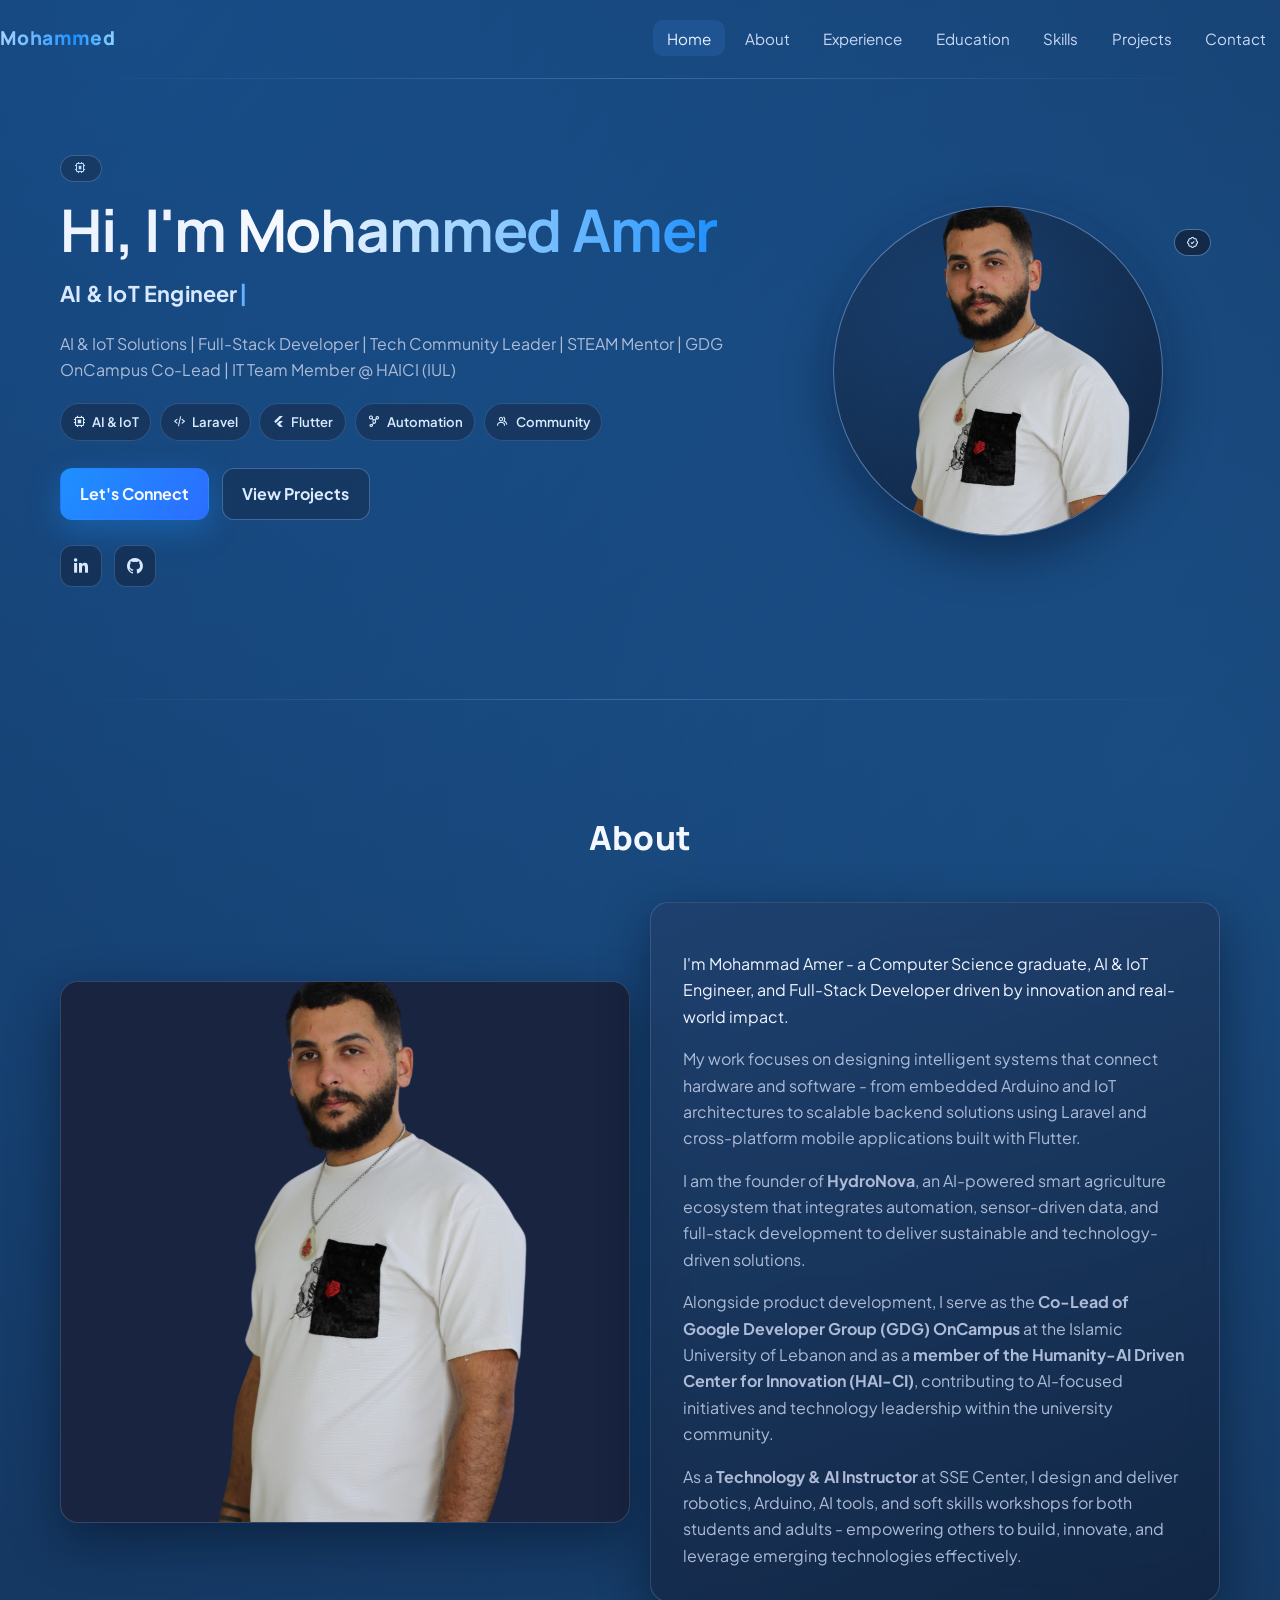
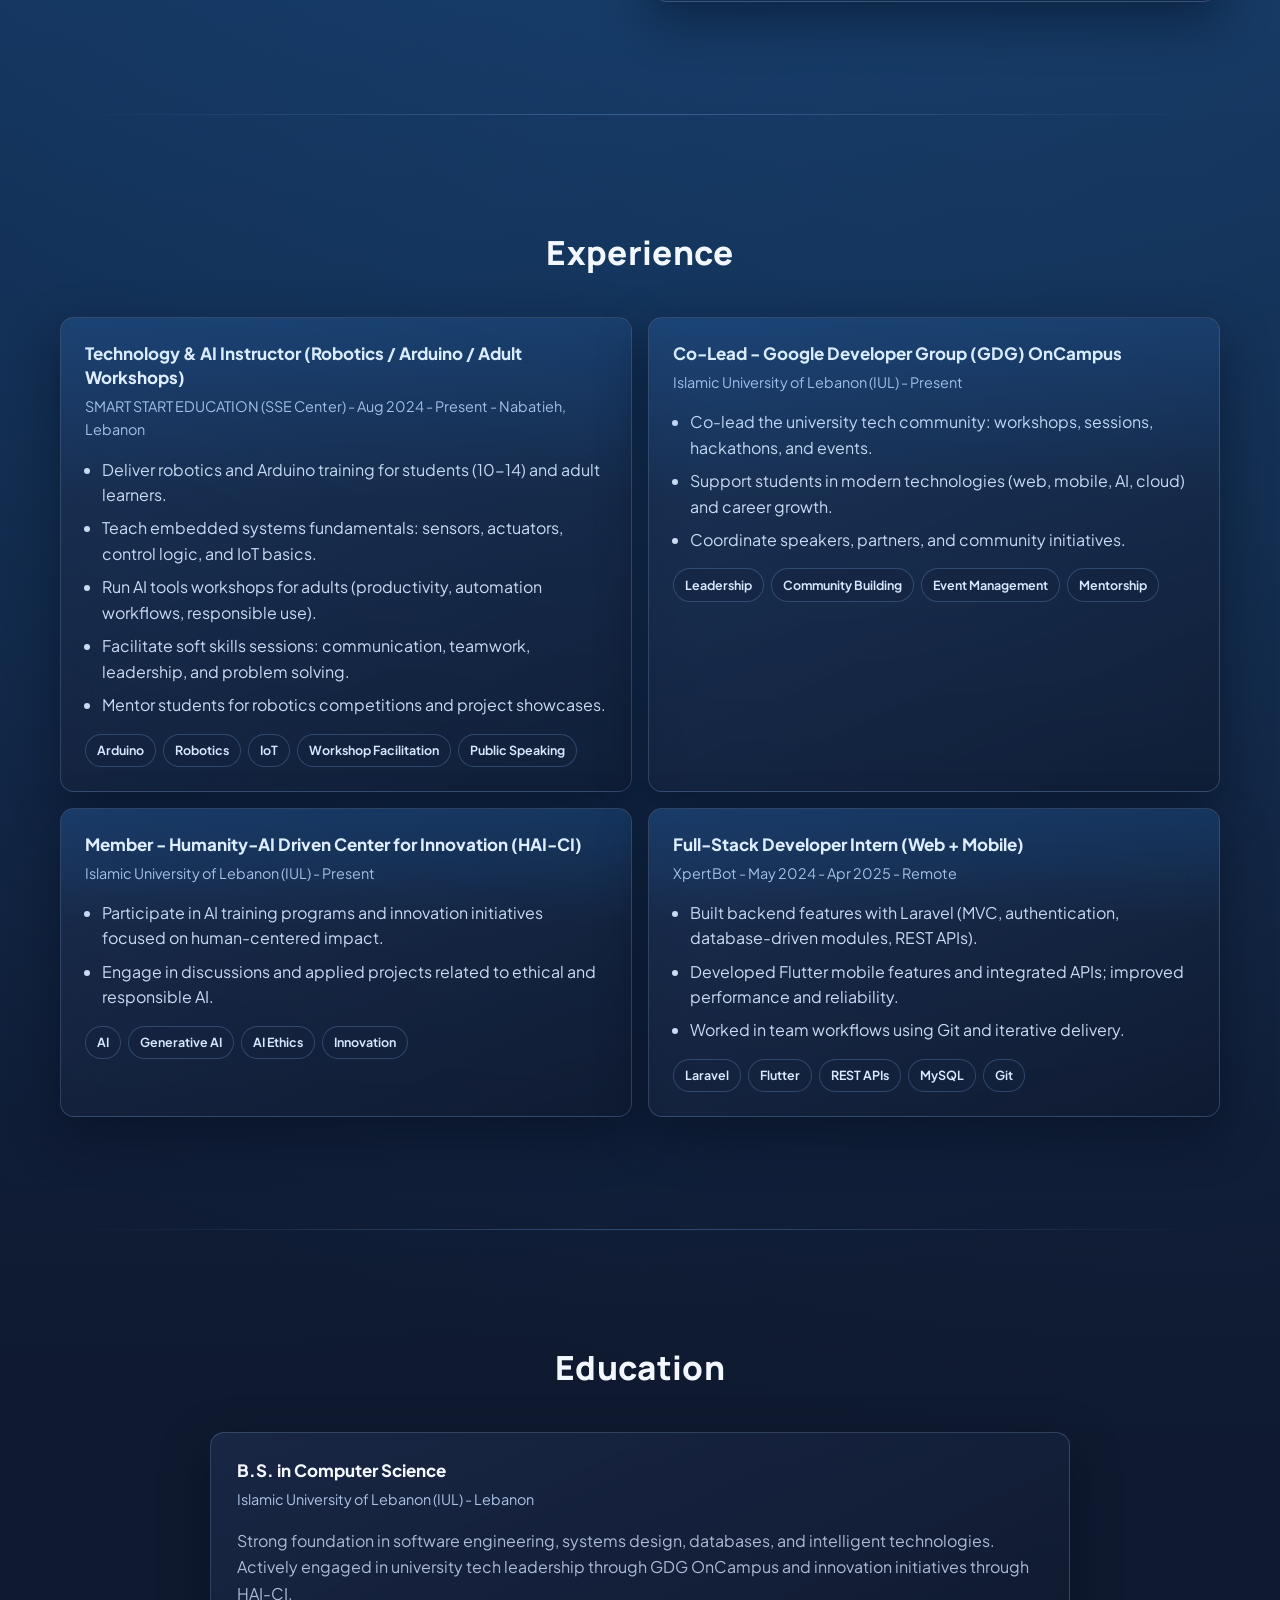
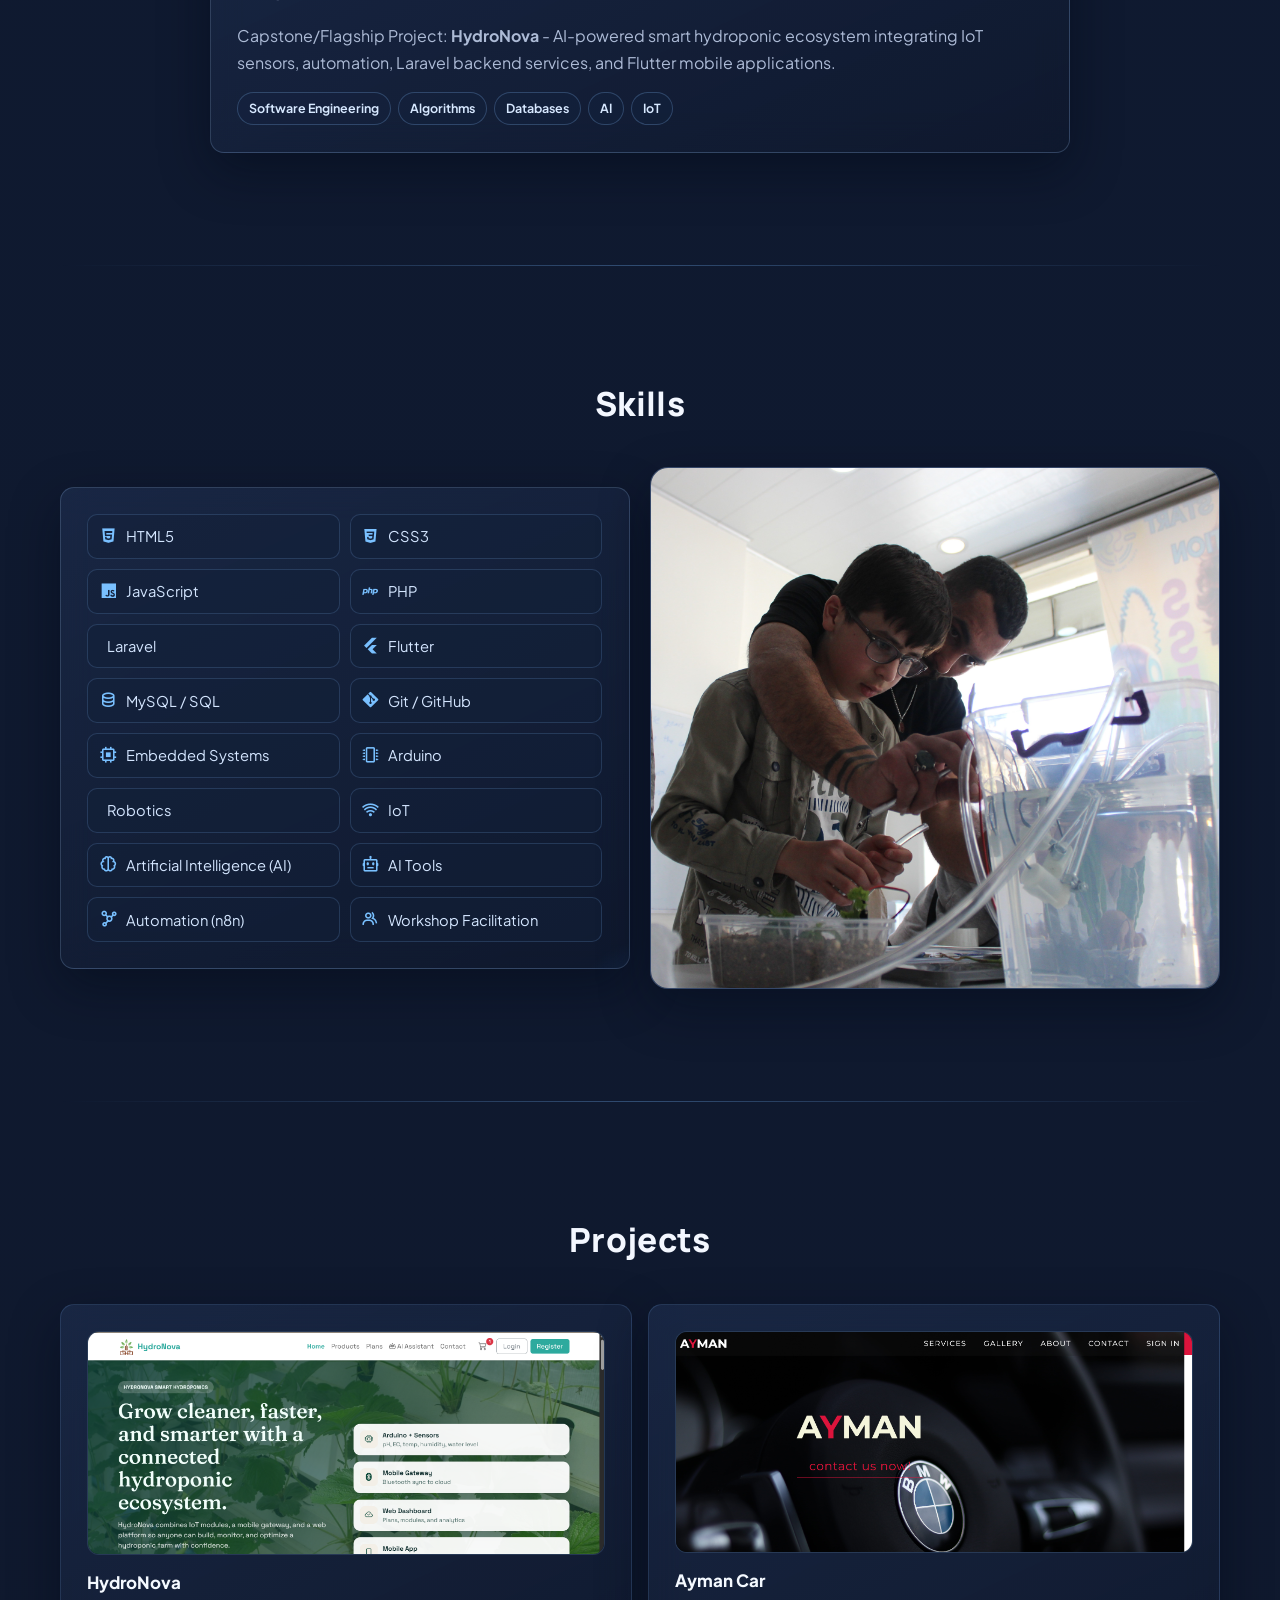
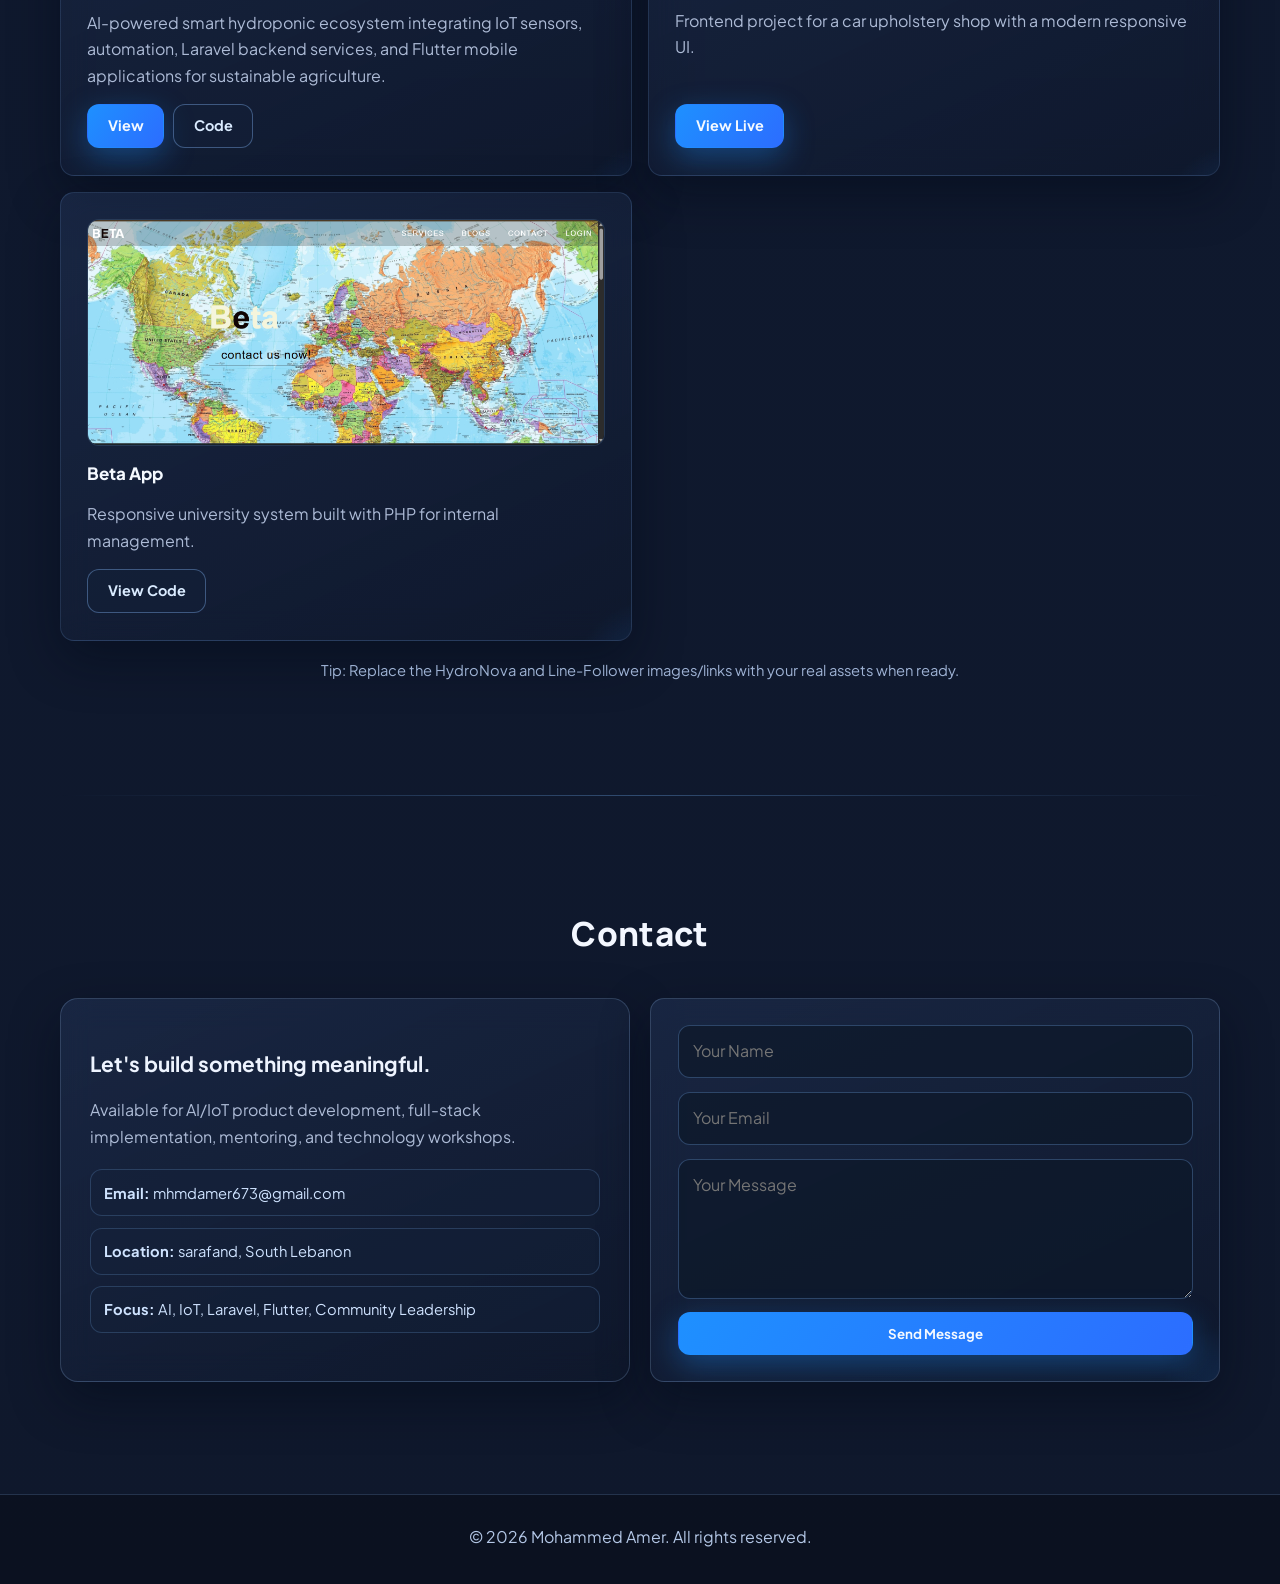
<file: index.html>
<!DOCTYPE html>
<html lang="en">
<head>
  <meta charset="UTF-8" />
  <meta name="viewport" content="width=device-width, initial-scale=1.0" />
  <title>Mohammed Amer | Portfolio</title>
  <meta name="description" content="Portfolio of Mohammed Amer - AI & IoT Solutions Engineer, Full-Stack Developer, and Tech Community Leader." />

  <link rel="preconnect" href="https://fonts.googleapis.com">
  <link rel="preconnect" href="https://fonts.gstatic.com" crossorigin>
  <link href="https://fonts.googleapis.com/css2?family=Plus+Jakarta+Sans:wght@400;500;600;700;800&family=Manrope:wght@500;600;700;800&display=swap" rel="stylesheet">
  <link href="https://cdn.jsdelivr.net/npm/boxicons@2.1.4/css/boxicons.min.css" rel="stylesheet">

  <style>
    :root {
      --bg: #0d1426;
      --bg-soft: #15203a;
      --surface-solid: #182440;
      --text: #eef4ff;
      --muted: #adbbd6;
      --accent: #1e90ff;
      --accent-soft: #63b2ff;
      --border: rgba(147, 182, 230, 0.24);
      --shadow: 0 18px 50px rgba(2, 9, 22, 0.45);
      --radius-lg: 18px;
      --radius-md: 14px;
      --container: 1160px;
      --nav-height: 78px;
      --section-space: clamp(72px, 10vw, 112px);
    }

    * { box-sizing: border-box; }

    html {
      scroll-behavior: smooth;
      scroll-padding-top: calc(var(--nav-height) + 12px);
    }

    body {
      margin: 0;
      color: var(--text);
      background:
        radial-gradient(circle at 10% 0%, rgba(30, 144, 255, 0.34), transparent 46%),
        radial-gradient(circle at 92% 12%, rgba(53, 164, 255, 0.24), transparent 40%),
        linear-gradient(180deg, #101a32 0%, #0f1a31 36%, #0f182c 100%);
      font-family: "Plus Jakarta Sans", sans-serif;
      line-height: 1.65;
      overflow-x: hidden;
      text-rendering: optimizeLegibility;
    }

    body::before {
      content: "";
      position: fixed;
      inset: 0;
      pointer-events: none;
      background-image: linear-gradient(rgba(255, 255, 255, 0.03) 1px, transparent 1px), linear-gradient(90deg, rgba(255, 255, 255, 0.03) 1px, transparent 1px);
      background-size: 32px 32px;
      mask-image: radial-gradient(circle at center, black 20%, transparent 85%);
      opacity: 0.2;
      z-index: -1;
    }

    img {
      max-width: 100%;
      display: block;
    }

    a {
      color: inherit;
      text-decoration: none;
    }

    .container {
      width: min(100% - 2rem, var(--container));
      margin-inline: auto;
    }

    .section {
      padding-block: var(--section-space);
      position: relative;
    }

    .section::before {
      content: "";
      position: absolute;
      top: 0;
      left: 50%;
      width: min(92%, var(--container));
      height: 1px;
      transform: translateX(-50%);
      background: linear-gradient(90deg, transparent, rgba(110, 171, 238, 0.35), transparent);
    }

    .section-title {
      font-family: "Manrope", sans-serif;
      font-size: clamp(1.6rem, 2.6vw, 2.35rem);
      margin: 0 0 2.25rem;
      letter-spacing: 0.01em;
      text-align: center;
      color: #f3f7ff;
      font-weight: 800;
    }

    .muted { color: var(--muted); }

    .glass {
      background: linear-gradient(155deg, rgba(38, 57, 95, 0.44), rgba(15, 24, 44, 0.58));
      border: 1px solid var(--border);
      border-radius: var(--radius-lg);
      box-shadow: var(--shadow);
      backdrop-filter: blur(16px);
      -webkit-backdrop-filter: blur(16px);
    }

    .top-nav {
      position: sticky;
      top: 0;
      z-index: 1000;
      min-height: var(--nav-height);
      display: flex;
      align-items: center;
      transition: background-color 220ms ease, border-color 220ms ease, box-shadow 220ms ease, min-height 220ms ease;
      border-bottom: 1px solid transparent;
    }

    .top-nav.scrolled {
      min-height: 68px;
      background: rgba(15, 24, 45, 0.82);
      backdrop-filter: blur(14px);
      -webkit-backdrop-filter: blur(14px);
      border-color: rgba(125, 166, 218, 0.2);
      box-shadow: 0 10px 38px rgba(0, 0, 0, 0.28);
    }

    .nav-shell {
      width: 100%;
      display: flex;
      align-items: center;
      justify-content: space-between;
      gap: 1rem;
      padding-block: 0.6rem;
      position: relative;
    }

    .brand {
      font-family: "Manrope", sans-serif;
      font-size: 1.2rem;
      font-weight: 800;
      letter-spacing: 0.02em;
      background: linear-gradient(90deg, #a7d5ff 0%, #1e90ff 65%, #8fd4ff 100%);
      -webkit-background-clip: text;
      background-clip: text;
      color: transparent;
    }

    .nav-toggle {
      border: 1px solid rgba(140, 181, 236, 0.35);
      background: rgba(26, 39, 67, 0.6);
      color: #d7e9ff;
      width: 44px;
      height: 44px;
      border-radius: 12px;
      display: none;
      place-items: center;
      font-size: 1.4rem;
      cursor: pointer;
      transition: transform 180ms ease, border-color 180ms ease;
    }

    .nav-toggle:active { transform: scale(0.96); }

    .nav-links {
      list-style: none;
      margin: 0;
      padding: 0;
      display: flex;
      align-items: center;
      gap: 0.4rem;
    }

    .nav-links a {
      padding: 0.55rem 0.85rem;
      border-radius: 10px;
      font-size: 0.95rem;
      color: #cad8f4;
      transition: color 200ms ease, background-color 200ms ease;
    }

    .nav-links a:hover,
    .nav-links a.active {
      color: #eaf3ff;
      background: rgba(49, 107, 181, 0.34);
    }

    #home {
      padding-top: clamp(48px, 7vw, 76px);
    }

    .hero-grid {
      display: grid;
      grid-template-columns: 1.2fr 0.8fr;
      gap: clamp(1.6rem, 4vw, 3.5rem);
      align-items: center;
    }

    .eyebrow {
      display: inline-flex;
      align-items: center;
      gap: 0.5rem;
      padding: 0.4rem 0.8rem;
      border-radius: 999px;
      border: 1px solid rgba(116, 179, 246, 0.35);
      background: rgba(24, 42, 73, 0.5);
      font-size: 0.8rem;
      letter-spacing: 0.07em;
      text-transform: uppercase;
      color: #b9d8ff;
      font-weight: 700;
    }

    .hero-title {
      margin: 1rem 0 0.9rem;
      font-family: "Manrope", sans-serif;
      font-size: clamp(2rem, 4.6vw, 4.2rem);
      line-height: 1.08;
      letter-spacing: -0.02em;
    }

    .hero-title .accent {
      background: linear-gradient(90deg, #f5f9ff 15%, #8ecbff 55%, #1e90ff 100%);
      -webkit-background-clip: text;
      background-clip: text;
      color: transparent;
    }

    .home__dynamic-text {
      margin: 0;
      min-height: 1.8em;
      font-weight: 700;
      color: #d8e9ff;
      font-size: clamp(1rem, 2.2vw, 1.35rem);
      letter-spacing: 0.01em;
    }

    .cursor {
      display: inline-block;
      color: var(--accent-soft);
      margin-left: 1px;
      animation: blink 850ms step-end infinite;
    }

    @keyframes blink {
      0%, 50% { opacity: 1; }
      50.01%, 100% { opacity: 0; }
    }

    .hero-summary {
      margin-top: 1rem;
      max-width: 64ch;
    }

    .chips {
      display: flex;
      flex-wrap: wrap;
      gap: 0.55rem;
      margin-top: 1.2rem;
    }

    .chip {
      display: inline-flex;
      align-items: center;
      gap: 0.4rem;
      padding: 0.45rem 0.72rem;
      border-radius: 999px;
      font-size: 0.82rem;
      font-weight: 600;
      color: #d8ebff;
      border: 1px solid rgba(124, 177, 236, 0.25);
      background: rgba(22, 36, 63, 0.5);
    }

    .hero-cta {
      display: flex;
      flex-wrap: wrap;
      gap: 0.8rem;
      margin-top: 1.7rem;
    }

    .btn {
      border: 1px solid transparent;
      border-radius: 12px;
      font-weight: 700;
      font-family: inherit;
      padding: 0.74rem 1.2rem;
      display: inline-flex;
      align-items: center;
      justify-content: center;
      gap: 0.45rem;
      transition: transform 180ms ease, box-shadow 180ms ease, border-color 180ms ease, background-color 180ms ease, color 180ms ease;
      cursor: pointer;
    }

    .btn:hover { transform: translateY(-2px); }

    .btn-primary {
      color: #f4f9ff;
      background: linear-gradient(125deg, #1e90ff, #2c6dff);
      box-shadow: 0 10px 30px rgba(30, 144, 255, 0.35);
    }

    .btn-primary:hover {
      box-shadow: 0 14px 34px rgba(30, 144, 255, 0.48);
    }

    .btn-ghost {
      color: #daebff;
      background: rgba(21, 35, 59, 0.42);
      border-color: rgba(123, 170, 232, 0.42);
    }

    .btn-ghost:hover {
      border-color: rgba(170, 203, 245, 0.58);
      background: rgba(31, 47, 76, 0.62);
    }

    .socials {
      margin-top: 1.55rem;
      display: flex;
      gap: 0.72rem;
    }

    .socials a {
      width: 42px;
      height: 42px;
      border-radius: 12px;
      display: grid;
      place-items: center;
      border: 1px solid rgba(125, 180, 242, 0.28);
      background: rgba(18, 31, 53, 0.5);
      color: #d9e8ff;
      font-size: 1.2rem;
      transition: transform 180ms ease, background-color 180ms ease, border-color 180ms ease;
    }

    .socials a:hover {
      transform: translateY(-3px);
      background: rgba(27, 49, 84, 0.78);
      border-color: rgba(161, 203, 255, 0.58);
    }

    .hero-visual {
      display: grid;
      place-items: center;
      position: relative;
      isolation: isolate;
    }

    .hero-ring {
      position: absolute;
      inset: 8% 16%;
      border-radius: 999px;
      background: radial-gradient(circle at 50% 40%, rgba(33, 144, 255, 0.33), rgba(17, 33, 62, 0.06));
      filter: blur(22px);
      z-index: -1;
      animation: floatGlow 5.8s ease-in-out infinite alternate;
    }

    @keyframes floatGlow {
      from { transform: translateY(-6px) scale(0.98); }
      to { transform: translateY(6px) scale(1.02); }
    }

    .hero-avatar {
      width: min(85vw, 330px);
      aspect-ratio: 1;
      border-radius: 50%;
      border: 1px solid rgba(156, 203, 255, 0.45);
      background: linear-gradient(145deg, rgba(25, 44, 74, 0.45), rgba(15, 24, 44, 0.78));
      box-shadow: var(--shadow), 0 0 0 10px rgba(34, 82, 147, 0.16);
      overflow: hidden;
      position: relative;
    }

    .hero-avatar img {
      width: 100%;
      height: 100%;
      object-fit: cover;
      transition: transform 260ms ease;
    }

    .hero-avatar:hover img { transform: scale(1.04); }

    .hero-badge {
      position: absolute;
      top: 7%;
      right: 2%;
      border-radius: 999px;
      border: 1px solid rgba(143, 198, 255, 0.46);
      background: rgba(18, 35, 60, 0.82);
      color: #cee4ff;
      padding: 0.38rem 0.68rem;
      display: inline-flex;
      align-items: center;
      gap: 0.35rem;
      font-size: 0.82rem;
      font-weight: 700;
    }

    .about-grid,
    .skills-grid,
    .contact-grid {
      display: grid;
      gap: 1.3rem;
      grid-template-columns: repeat(2, minmax(0, 1fr));
      align-items: center;
    }

    .panel {
      padding: clamp(1.2rem, 2.8vw, 2rem);
    }

    .about-image,
    .skills-image {
      border-radius: var(--radius-lg);
      overflow: hidden;
      border: 1px solid var(--border);
      box-shadow: var(--shadow);
      background: var(--surface-solid);
    }

    .about-image img,
    .skills-image img {
      width: 100%;
      height: 100%;
      object-fit: cover;
      max-height: 540px;
    }

    .timeline-grid {
      display: grid;
      gap: 1rem;
      grid-template-columns: repeat(2, minmax(0, 1fr));
    }

    .timeline-card {
      position: relative;
      padding: 1.5rem;
      border-radius: var(--radius-md);
    }

    .timeline-card::before {
      content: "";
      position: absolute;
      inset: 0;
      border-radius: inherit;
      background: linear-gradient(180deg, rgba(30, 144, 255, 0.16), transparent 38%);
      pointer-events: none;
    }

    .timeline-card h3,
    .project-card h3,
    .education-card h3 {
      margin: 0;
      font-size: 1.06rem;
      font-weight: 750;
      line-height: 1.4;
      color: #f4f9ff;
    }

    .timeline-meta,
    .card-meta {
      margin: 0.32rem 0 0.9rem;
      color: #acc4e6;
      font-size: 0.9rem;
    }

    .timeline-card ul {
      margin: 0;
      padding-left: 1.08rem;
      color: #cadbf3;
      line-height: 1.6;
    }

    .timeline-card li + li { margin-top: 0.48rem; }

    .pill-row {
      display: flex;
      flex-wrap: wrap;
      gap: 0.45rem;
      margin-top: 1rem;
    }

    .pill {
      border: 1px solid rgba(124, 173, 233, 0.27);
      color: #d7e8ff;
      border-radius: 999px;
      padding: 0.33rem 0.68rem;
      font-size: 0.78rem;
      font-weight: 650;
      background: rgba(21, 36, 63, 0.46);
    }

    .education-wrap {
      max-width: 860px;
      margin-inline: auto;
    }

    .education-card,
    .project-card,
    .contact-card,
    .skills-card {
      padding: clamp(1.2rem, 2.6vw, 1.65rem);
      border-radius: var(--radius-md);
      position: relative;
      overflow: hidden;
    }

    .education-card::after,
    .project-card::after,
    .contact-card::after,
    .skills-card::after {
      content: "";
      position: absolute;
      inset: auto -20% -30% auto;
      width: 180px;
      height: 180px;
      border-radius: 50%;
      background: radial-gradient(circle, rgba(39, 143, 255, 0.22), transparent 66%);
      pointer-events: none;
    }

    .skills-list {
      list-style: none;
      margin: 0;
      padding: 0;
      display: grid;
      grid-template-columns: repeat(2, minmax(0, 1fr));
      gap: 0.62rem;
    }

    .skills-list li {
      display: flex;
      align-items: center;
      gap: 0.5rem;
      border: 1px solid rgba(122, 171, 235, 0.2);
      background: rgba(19, 33, 57, 0.5);
      border-radius: 10px;
      padding: 0.58rem 0.65rem;
      color: #d4e6ff;
      font-size: 0.92rem;
      min-height: 44px;
    }

    .skills-list i {
      color: #79c0ff;
      font-size: 1.18rem;
      flex-shrink: 0;
    }

    .projects-grid {
      display: grid;
      gap: 1rem;
      grid-template-columns: repeat(2, minmax(0, 1fr));
    }

    .project-card {
      display: grid;
      grid-template-rows: auto 1fr;
      transition: transform 220ms ease, border-color 220ms ease, box-shadow 220ms ease;
      border: 1px solid rgba(120, 172, 239, 0.18);
    }

    .project-card:hover {
      transform: translateY(-6px);
      border-color: rgba(152, 201, 255, 0.45);
      box-shadow: 0 24px 60px rgba(4, 12, 28, 0.55);
    }

    .project-media {
      border-radius: 12px;
      overflow: hidden;
      border: 1px solid rgba(125, 172, 230, 0.24);
      background: rgba(12, 21, 37, 0.82);
      max-height: 230px;
    }

    .project-media img {
      width: 100%;
      height: 100%;
      object-fit: cover;
      transition: transform 280ms ease;
    }

    .project-card:hover .project-media img {
      transform: scale(1.05);
    }

    .project-body {
      padding-top: 1rem;
      display: flex;
      flex-direction: column;
      gap: 0.95rem;
    }

    .project-actions {
      margin-top: auto;
      display: flex;
      flex-wrap: wrap;
      gap: 0.6rem;
    }

    .project-actions .btn {
      padding-block: 0.58rem;
      font-size: 0.9rem;
    }

    .contact-grid {
      align-items: stretch;
    }

    .contact-intro {
      padding: clamp(1.2rem, 3vw, 1.8rem);
      height: 100%;
      display: flex;
      flex-direction: column;
      gap: 1rem;
      justify-content: center;
    }

    .contact-points {
      display: grid;
      gap: 0.7rem;
      margin-top: 0.2rem;
    }

    .contact-points div {
      border: 1px solid rgba(121, 173, 238, 0.22);
      border-radius: 12px;
      padding: 0.65rem 0.8rem;
      background: rgba(20, 35, 59, 0.45);
      color: #cfe3ff;
      font-size: 0.92rem;
    }

    .contact-form {
      display: grid;
      gap: 0.85rem;
    }

    .contact-form input,
    .contact-form textarea {
      width: 100%;
      color: #e9f3ff;
      background: rgba(14, 25, 43, 0.74);
      border: 1px solid rgba(116, 170, 238, 0.3);
      border-radius: 12px;
      padding: 0.78rem 0.86rem;
      font: inherit;
      transition: border-color 160ms ease, box-shadow 160ms ease;
    }

    .contact-form textarea {
      resize: vertical;
      min-height: 140px;
    }

    .contact-form input:focus,
    .contact-form textarea:focus {
      outline: none;
      border-color: rgba(161, 211, 255, 0.7);
      box-shadow: 0 0 0 3px rgba(55, 150, 255, 0.19);
    }

    footer {
      padding: 1.8rem 0 2.1rem;
      border-top: 1px solid rgba(126, 173, 232, 0.22);
      color: #b4c7e6;
      text-align: center;
      background: rgba(9, 14, 26, 0.6);
    }

    .tip {
      margin: 1.1rem 0 0;
      text-align: center;
      color: #9eb2d4;
      font-size: 0.92rem;
    }

    .reveal {
      opacity: 0;
      transform: translateY(26px) scale(0.99);
      transition: opacity 520ms ease, transform 520ms ease;
    }

    .reveal.visible {
      opacity: 1;
      transform: translateY(0) scale(1);
    }

    @media (max-width: 980px) {
      :root {
        --nav-height: 72px;
        --section-space: clamp(62px, 9vw, 92px);
      }

      .hero-grid,
      .about-grid,
      .skills-grid,
      .contact-grid,
      .timeline-grid,
      .projects-grid {
        grid-template-columns: 1fr;
      }

      .hero-visual {
        order: -1;
      }

      .hero-avatar {
        width: min(72vw, 300px);
      }

      .skills-list {
        grid-template-columns: 1fr 1fr;
      }
    }

    @media (max-width: 820px) {
      .nav-toggle { display: grid; }

      .nav-links {
        position: absolute;
        left: 0;
        right: 0;
        top: calc(100% + 0px);
        display: grid;
        gap: 0.2rem;
        padding: 0.75rem;
        background: rgba(15, 24, 45, 0.95);
        border-bottom: 1px solid rgba(128, 176, 236, 0.24);
        border-top: 1px solid rgba(128, 176, 236, 0.24);
        transform-origin: top;
        transform: scaleY(0.94) translateY(-12px);
        opacity: 0;
        pointer-events: none;
        transition: transform 200ms ease, opacity 200ms ease;
      }

      .nav-links.open {
        transform: scaleY(1) translateY(0);
        opacity: 1;
        pointer-events: auto;
      }

      .nav-links a {
        padding: 0.72rem 0.82rem;
        border-radius: 10px;
      }
    }

    @media (max-width: 640px) {
      .container {
        width: min(100% - 1.2rem, var(--container));
      }

      .hero-title {
        font-size: clamp(1.78rem, 9vw, 2.52rem);
      }

      .skills-list {
        grid-template-columns: 1fr;
      }
    }

    @media (prefers-reduced-motion: reduce) {
      *,
      *::before,
      *::after {
        animation-duration: 0.01ms !important;
        animation-iteration-count: 1 !important;
        transition-duration: 0.01ms !important;
        scroll-behavior: auto !important;
      }

      .reveal {
        opacity: 1;
        transform: none;
      }
    }
  </style>
</head>
<body>
  <nav class="top-nav" id="topNav">
    <div class="container nav-shell">
      <a class="brand" href="#home">Mohammed</a>
      <button class="nav-toggle" id="navToggle" aria-expanded="false" aria-controls="navLinks" aria-label="Toggle navigation">
        <i class='bx bx-menu'></i>
      </button>
      <ul class="nav-links" id="navLinks">
        <li><a href="#home" class="active">Home</a></li>
        <li><a href="#about">About</a></li>
        <li><a href="#experience">Experience</a></li>
        <li><a href="#education">Education</a></li>
        <li><a href="#skills">Skills</a></li>
        <li><a href="#work">Projects</a></li>
        <li><a href="#contact">Contact</a></li>
      </ul>
    </div>
  </nav>

  <main>
    <section id="home" class="section">
      <div class="container hero-grid">
        <div class="reveal">
          <span class="eyebrow"><i class='bx bx-chip'></i> </span>
          <h1 class="hero-title">Hi, I'm <span class="accent">Mohammed Amer</span></h1>
          <p class="home__dynamic-text"><span id="dynamicRole"></span><span class="cursor">|</span></p>
          <p class="hero-summary muted">
            AI & IoT Solutions | Full-Stack Developer | Tech Community Leader | STEAM Mentor | GDG OnCampus Co-Lead |
            IT Team Member @ HAICI (IUL)
          </p>

          <div class="chips">
            <span class="chip"><i class='bx bx-chip'></i>AI & IoT</span>
            <span class="chip"><i class='bx bx-code-alt'></i>Laravel</span>
            <span class="chip"><i class='bx bxl-flutter'></i>Flutter</span>
            <span class="chip"><i class='bx bx-network-chart'></i>Automation</span>
            <span class="chip"><i class='bx bx-group'></i>Community</span>
          </div>

          <div class="hero-cta">
            <a href="https://wa.me/96181370450" class="btn btn-primary" target="_blank" rel="noreferrer">Let's Connect</a>
            <a href="#work" class="btn btn-ghost">View Projects</a>
          </div>

          <div class="socials">
            <a href="https://linkedin.com/in/mohammed-amer-175538253" target="_blank" rel="noreferrer" aria-label="LinkedIn"><i class='bx bxl-linkedin'></i></a>
            <a href="https://github.com/mhmd901" target="_blank" rel="noreferrer" aria-label="GitHub"><i class='bx bxl-github'></i></a>
          </div>
        </div>

        <div class="hero-visual reveal" style="transition-delay: 80ms;">
          <div class="hero-ring" aria-hidden="true"></div>
          <div class="hero-avatar"><img src="assets/img/perfil.png" alt="Profile" /></div>
          <span class="hero-badge"><i class='bx bx-badge-check'></i></span>
        </div>
      </div>
    </section>
    <section id="about" class="section">
      <div class="container">
        <h2 class="section-title reveal">About</h2>
        <div class="about-grid">
          <div class="about-image reveal"><img src="assets/img/about me.png" alt="About" /></div>

          <article class="panel glass reveal" style="transition-delay: 70ms;">
            <p>I'm Mohammad Amer - a Computer Science graduate, AI & IoT Engineer, and Full-Stack Developer driven by innovation and real-world impact.</p>
            <p class="muted">My work focuses on designing intelligent systems that connect hardware and software - from embedded Arduino and IoT architectures to scalable backend solutions using Laravel and cross-platform mobile applications built with Flutter.</p>
            <p class="muted">I am the founder of <b>HydroNova</b>, an AI-powered smart agriculture ecosystem that integrates automation, sensor-driven data, and full-stack development to deliver sustainable and technology-driven solutions.</p>
            <p class="muted">Alongside product development, I serve as the <b>Co-Lead of Google Developer Group (GDG) OnCampus</b> at the Islamic University of Lebanon and as a <b>member of the Humanity-AI Driven Center for Innovation (HAI-CI)</b>, contributing to AI-focused initiatives and technology leadership within the university community.</p>
            <p class="muted" style="margin-bottom: 0;">As a <b>Technology & AI Instructor</b> at SSE Center, I design and deliver robotics, Arduino, AI tools, and soft skills workshops for both students and adults - empowering others to build, innovate, and leverage emerging technologies effectively.</p>
          </article>
        </div>
      </div>
    </section>

    <section id="experience" class="section">
      <div class="container">
        <h2 class="section-title reveal">Experience</h2>
        <div class="timeline-grid">
          <article class="timeline-card glass reveal">
            <h3>Technology & AI Instructor (Robotics / Arduino / Adult Workshops)</h3>
            <p class="timeline-meta">SMART START EDUCATION (SSE Center) - Aug 2024 - Present - Nabatieh, Lebanon</p>
            <ul>
              <li>Deliver robotics and Arduino training for students (10-14) and adult learners.</li>
              <li>Teach embedded systems fundamentals: sensors, actuators, control logic, and IoT basics.</li>
              <li>Run AI tools workshops for adults (productivity, automation workflows, responsible use).</li>
              <li>Facilitate soft skills sessions: communication, teamwork, leadership, and problem solving.</li>
              <li>Mentor students for robotics competitions and project showcases.</li>
            </ul>
            <div class="pill-row"><span class="pill">Arduino</span><span class="pill">Robotics</span><span class="pill">IoT</span><span class="pill">Workshop Facilitation</span><span class="pill">Public Speaking</span></div>
          </article>

          <article class="timeline-card glass reveal" style="transition-delay: 50ms;">
            <h3>Co-Lead - Google Developer Group (GDG) OnCampus</h3>
            <p class="timeline-meta">Islamic University of Lebanon (IUL) - Present</p>
            <ul>
              <li>Co-lead the university tech community: workshops, sessions, hackathons, and events.</li>
              <li>Support students in modern technologies (web, mobile, AI, cloud) and career growth.</li>
              <li>Coordinate speakers, partners, and community initiatives.</li>
            </ul>
            <div class="pill-row"><span class="pill">Leadership</span><span class="pill">Community Building</span><span class="pill">Event Management</span><span class="pill">Mentorship</span></div>
          </article>

          <article class="timeline-card glass reveal" style="transition-delay: 100ms;">
            <h3>Member - Humanity-AI Driven Center for Innovation (HAI-CI)</h3>
            <p class="timeline-meta">Islamic University of Lebanon (IUL) - Present</p>
            <ul>
              <li>Participate in AI training programs and innovation initiatives focused on human-centered impact.</li>
              <li>Engage in discussions and applied projects related to ethical and responsible AI.</li>
            </ul>
            <div class="pill-row"><span class="pill">AI</span><span class="pill">Generative AI</span><span class="pill">AI Ethics</span><span class="pill">Innovation</span></div>
          </article>

          <article class="timeline-card glass reveal" style="transition-delay: 140ms;">
            <h3>Full-Stack Developer Intern (Web + Mobile)</h3>
            <p class="timeline-meta">XpertBot - May 2024 - Apr 2025 - Remote</p>
            <ul>
              <li>Built backend features with Laravel (MVC, authentication, database-driven modules, REST APIs).</li>
              <li>Developed Flutter mobile features and integrated APIs; improved performance and reliability.</li>
              <li>Worked in team workflows using Git and iterative delivery.</li>
            </ul>
            <div class="pill-row"><span class="pill">Laravel</span><span class="pill">Flutter</span><span class="pill">REST APIs</span><span class="pill">MySQL</span><span class="pill">Git</span></div>
          </article>
        </div>
      </div>
    </section>

    <section id="education" class="section">
      <div class="container education-wrap">
        <h2 class="section-title reveal">Education</h2>
        <article class="education-card glass reveal">
          <h3>B.S. in Computer Science</h3>
          <p class="card-meta">Islamic University of Lebanon (IUL) - Lebanon</p>
          <p class="muted">Strong foundation in software engineering, systems design, databases, and intelligent technologies. Actively engaged in university tech leadership through GDG OnCampus and innovation initiatives through HAI-CI.</p>
          <p class="muted" style="margin-bottom: 0.95rem;">Capstone/Flagship Project: <b>HydroNova</b> - AI-powered smart hydroponic ecosystem integrating IoT sensors, automation, Laravel backend services, and Flutter mobile applications.</p>
          <div class="pill-row"><span class="pill">Software Engineering</span><span class="pill">Algorithms</span><span class="pill">Databases</span><span class="pill">AI</span><span class="pill">IoT</span></div>
        </article>
      </div>
    </section>

    <section id="skills" class="section">
      <div class="container">
        <h2 class="section-title reveal">Skills</h2>
        <div class="skills-grid">
          <article class="skills-card glass reveal">
            <ul class="skills-list">
              <li><i class='bx bxl-html5'></i>HTML5</li><li><i class='bx bxl-css3'></i>CSS3</li><li><i class='bx bxl-javascript'></i>JavaScript</li><li><i class='bx bxl-php'></i>PHP</li>
              <li><i class='bx bxl-laravel'></i>Laravel</li><li><i class='bx bxl-flutter'></i>Flutter</li><li><i class='bx bx-data'></i>MySQL / SQL</li><li><i class='bx bxl-git'></i>Git / GitHub</li>
              <li><i class='bx bx-chip'></i>Embedded Systems</li><li><i class='bx bx-microchip'></i>Arduino</li><li><i class='bx bx-robot'></i>Robotics</li><li><i class='bx bx-wifi'></i>IoT</li>
              <li><i class='bx bx-brain'></i>Artificial Intelligence (AI)</li><li><i class='bx bx-bot'></i>AI Tools</li><li><i class='bx bx-network-chart'></i>Automation (n8n)</li><li><i class='bx bx-group'></i>Workshop Facilitation</li>
            </ul>
          </article>
          <div class="skills-image reveal" style="transition-delay: 70ms;"><img src="assets/img/IMG_6997.JPG" alt="Skills" /></div>
        </div>
      </div>
    </section>

    <section id="work" class="section">
      <div class="container">
        <h2 class="section-title reveal">Projects</h2>
        <div class="projects-grid">
          <article class="project-card glass reveal">
            <div class="project-media"><img src="assets/img/hydronova.png" alt="HydroNova" /></div>
            <div class="project-body">
              <h3>HydroNova</h3>
              <p class="muted" style="margin: 0;">AI-powered smart hydroponic ecosystem integrating IoT sensors, automation, Laravel backend services, and Flutter mobile applications for sustainable agriculture.</p>
              <div class="project-actions">
                <a href="https://hydronova.multydo.com/" class="btn btn-primary" target="_blank" rel="noreferrer">View</a>
                <a href="https://github.com/mhmd901/HydroNova_web" class="btn btn-ghost" target="_blank" rel="noreferrer">Code</a>
              </div>
            </div>
          </article>

          <article class="project-card glass reveal" style="transition-delay: 60ms;">
            <div class="project-media"><img src="assets/img/Screenshot 2025-04-20 183249.png" alt="Ayman Car" /></div>
            <div class="project-body">
              <h3>Ayman Car</h3>
              <p class="muted" style="margin: 0;">Frontend project for a car upholstery shop with a modern responsive UI.</p>
              <div class="project-actions"><a href="https://ayman-car.netlify.app/" class="btn btn-primary" target="_blank" rel="noreferrer">View Live</a></div>
            </div>
          </article>

          <article class="project-card glass reveal" style="transition-delay: 110ms;">
            <div class="project-media"><img src="assets/img/Screenshot 2025-04-20 192338.png" alt="Beta App" /></div>
            <div class="project-body">
              <h3>Beta App</h3>
              <p class="muted" style="margin: 0;">Responsive university system built with PHP for internal management.</p>
              <div class="project-actions"><a href="https://github.com/mhmd901/beta" class="btn btn-ghost" target="_blank" rel="noreferrer">View Code</a></div>
            </div>
          </article>
        </div>

        <p class="tip reveal" style="transition-delay: 140ms;">Tip: Replace the HydroNova and Line-Follower images/links with your real assets when ready.</p>
      </div>
    </section>

    <section id="contact" class="section">
      <div class="container">
        <h2 class="section-title reveal">Contact</h2>
        <div class="contact-grid">
          <aside class="contact-intro glass reveal">
            <h3 style="margin: 0; font-size: 1.3rem;">Let's build something meaningful.</h3>
            <p class="muted" style="margin: 0;">Available for AI/IoT product development, full-stack implementation, mentoring, and technology workshops.</p>
            <div class="contact-points">
              <div><b>Email:</b> mhmdamer673@gmail.com</div>
              <div><b>Location:</b> sarafand, South Lebanon</div>
              <div><b>Focus:</b> AI, IoT, Laravel, Flutter, Community Leadership</div>
            </div>
          </aside>

          <article class="contact-card glass reveal" style="transition-delay: 70ms;">
            <form action="https://formsubmit.co/mhmdamer673@gmail.com" method="POST" class="contact-form">
              <input type="text" name="name" placeholder="Your Name" required />
              <input type="email" name="email" placeholder="Your Email" required />
              <textarea name="message" placeholder="Your Message" required></textarea>
              <button type="submit" class="btn btn-primary">Send Message</button>
              <input type="hidden" name="_next" value="https://yourwebsite.com/thank-you.html" />
              <input type="hidden" name="_captcha" value="false" />
            </form>
          </article>
        </div>
      </div>
    </section>
  </main>

  <footer>
    <div class="container"><p style="margin: 0;">&copy; <span id="year"></span> Mohammed Amer. All rights reserved.</p></div>
  </footer>

  <script>
    (function () {
      const roles = [
        "AI & IoT Engineer",
        "Full-Stack Developer (Laravel / Flutter)",
        "HydroNova Founder",
        "GDG OnCampus Co-Lead",
        "Technology & AI Instructor"
      ];

      const roleEl = document.getElementById("dynamicRole");
      let roleIndex = 0;
      let charIndex = 0;
      let isDeleting = false;
      let typingTimer;

      function typeRole() {
        if (!roleEl) return;
        const word = roles[roleIndex];

        if (isDeleting) {
          charIndex -= 1;
          roleEl.textContent = word.slice(0, Math.max(charIndex, 0));
        } else {
          charIndex += 1;
          roleEl.textContent = word.slice(0, charIndex);
        }

        let delay = isDeleting ? 40 : 68;
        if (!isDeleting && charIndex >= word.length) {
          isDeleting = true;
          delay = 1300;
        } else if (isDeleting && charIndex <= 0) {
          isDeleting = false;
          roleIndex = (roleIndex + 1) % roles.length;
          delay = 320;
        }

        typingTimer = window.setTimeout(typeRole, delay);
      }

      typeRole();

      const nav = document.getElementById("topNav");
      const navToggle = document.getElementById("navToggle");
      const navLinks = document.getElementById("navLinks");
      const navAnchorLinks = navLinks ? navLinks.querySelectorAll("a") : [];
      const sections = document.querySelectorAll("main section[id]");

      function updateNavShadow() {
        if (!nav) return;
        if (window.scrollY > 18) nav.classList.add("scrolled");
        else nav.classList.remove("scrolled");
      }

      updateNavShadow();
      window.addEventListener("scroll", updateNavShadow, { passive: true });

      if (navToggle && navLinks) {
        navToggle.addEventListener("click", function () {
          const open = navLinks.classList.toggle("open");
          navToggle.setAttribute("aria-expanded", String(open));
          navToggle.innerHTML = open ? "<i class='bx bx-x'></i>" : "<i class='bx bx-menu'></i>";
        });

        navAnchorLinks.forEach(function (link) {
          link.addEventListener("click", function () {
            navLinks.classList.remove("open");
            navToggle.setAttribute("aria-expanded", "false");
            navToggle.innerHTML = "<i class='bx bx-menu'></i>";
          });
        });
      }

      const revealItems = document.querySelectorAll(".reveal");
      const reduceMotion = window.matchMedia("(prefers-reduced-motion: reduce)").matches;

      if (!reduceMotion && "IntersectionObserver" in window) {
        const revealObserver = new IntersectionObserver(function (entries, observer) {
          entries.forEach(function (entry) {
            if (entry.isIntersecting) {
              entry.target.classList.add("visible");
              observer.unobserve(entry.target);
            }
          });
        }, { threshold: 0.12, rootMargin: "0px 0px -40px 0px" });

        revealItems.forEach(function (item) { revealObserver.observe(item); });
      } else {
        revealItems.forEach(function (item) { item.classList.add("visible"); });
      }

      const sectionObserver = "IntersectionObserver" in window ? new IntersectionObserver(function (entries) {
        entries.forEach(function (entry) {
          if (!entry.isIntersecting) return;
          navAnchorLinks.forEach(function (link) {
            const target = link.getAttribute("href").slice(1);
            link.classList.toggle("active", target === entry.target.id);
          });
        });
      }, { threshold: 0.35 }) : null;

      if (sectionObserver) {
        sections.forEach(function (section) { sectionObserver.observe(section); });
      }

      const yearEl = document.getElementById("year");
      if (yearEl) yearEl.textContent = String(new Date().getFullYear());

      window.addEventListener("beforeunload", function () {
        window.clearTimeout(typingTimer);
      });
    })();
  </script>
</body>
</html>
</file>
